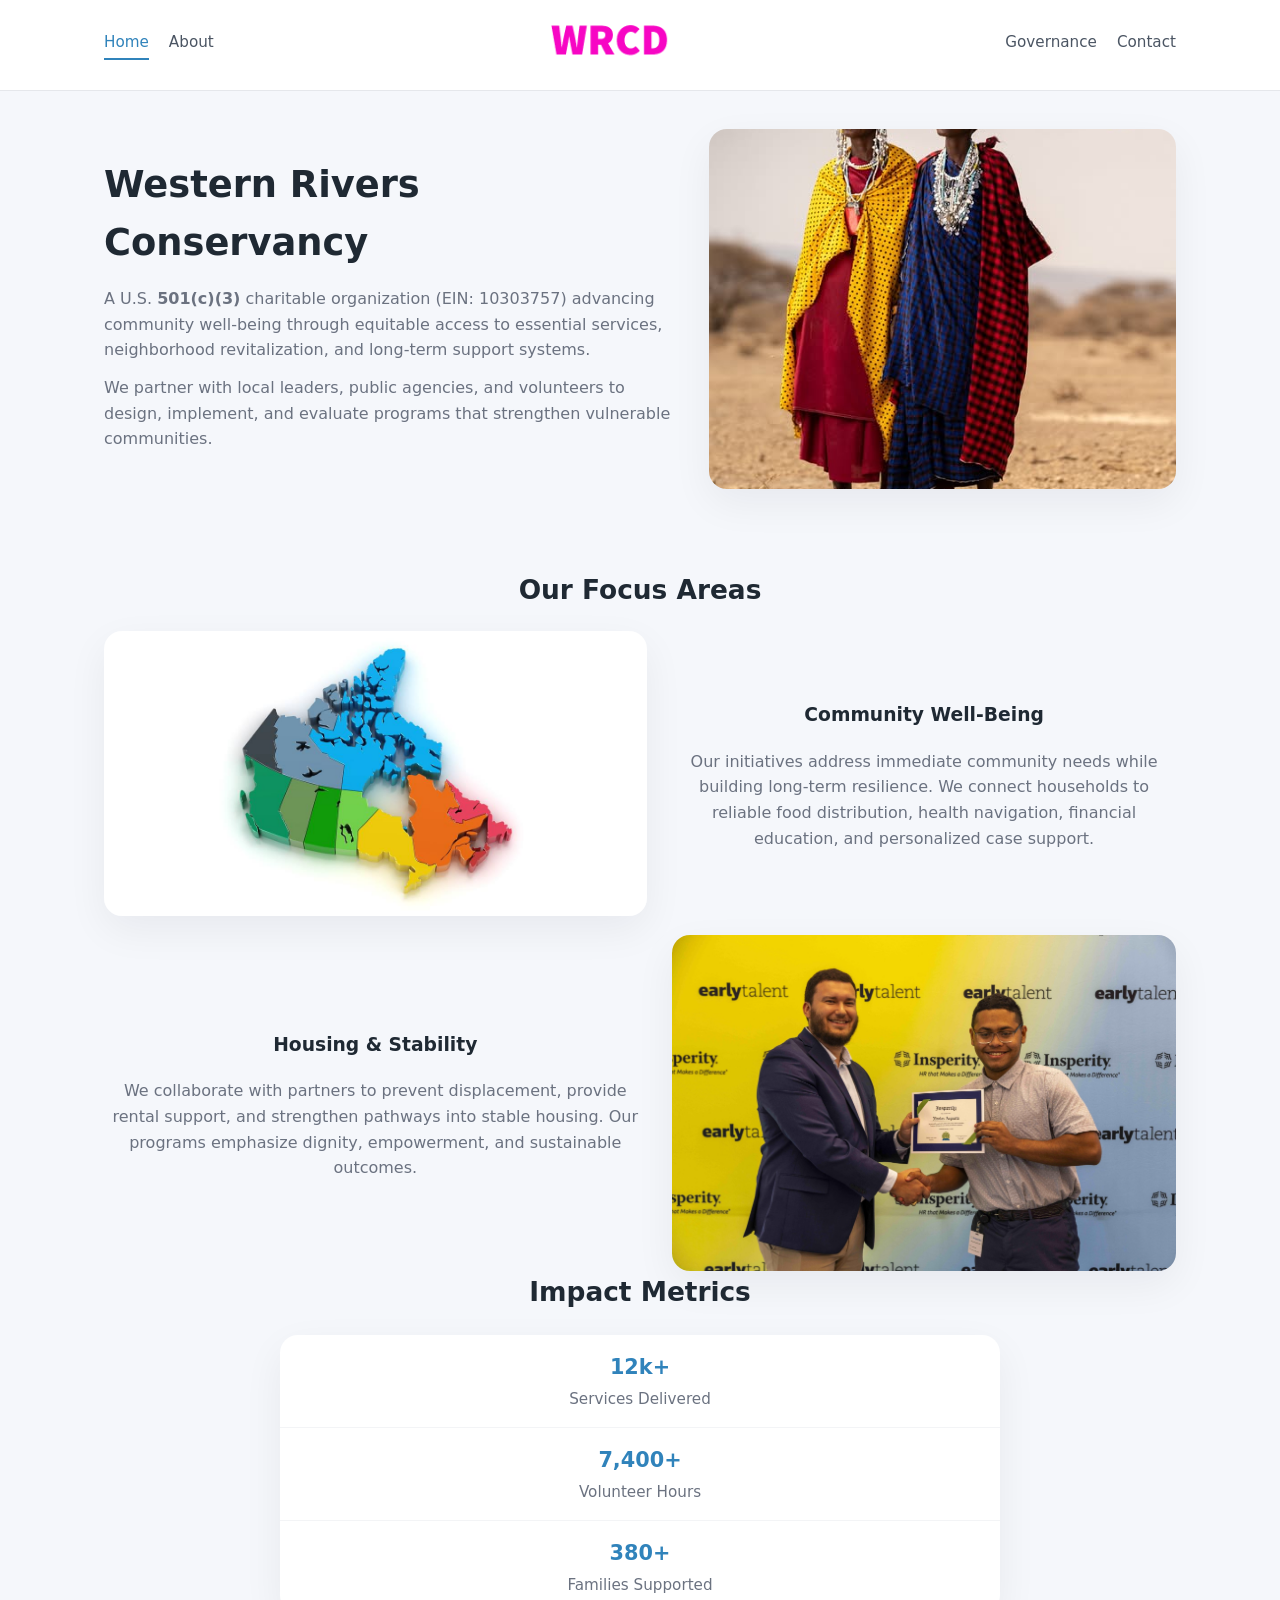
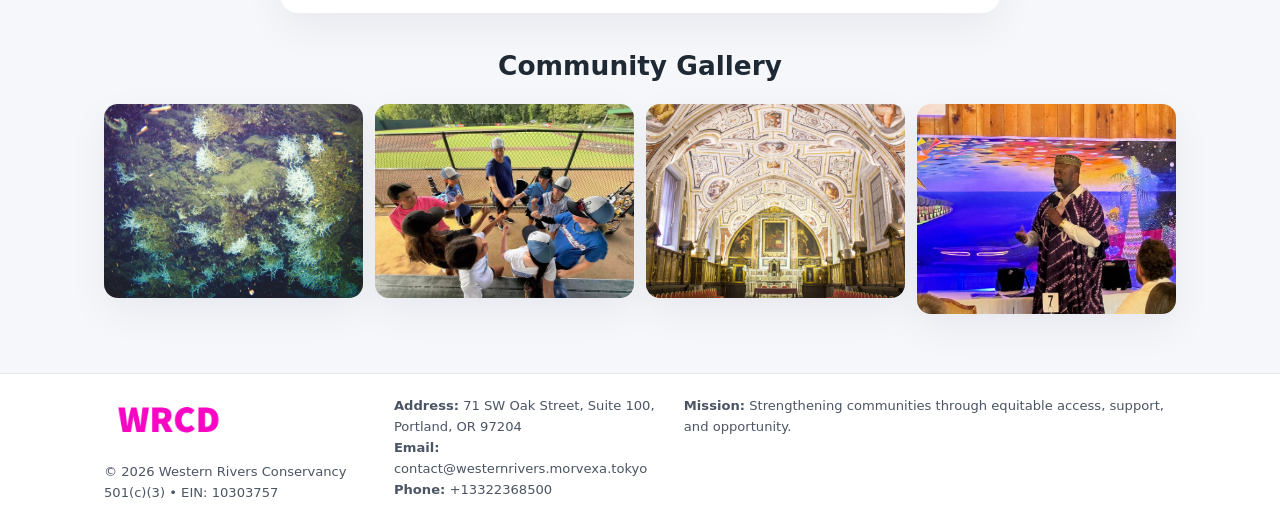
<file: index.html>
<!doctype html>
<html lang="en">
<head>
<meta charset="utf-8"/>
<meta name="viewport" content="width=device-width,initial-scale=1"/>
<title>Western Rivers Conservancy – Nonprofit • 2025</title>
<link rel="stylesheet" href="assets/styles.css"/>
<link rel="icon" href="images/logo.png"/>

<meta name="data-ein" content="10303757">
<meta name="data-name" content="Western Rivers Conservancy">
<meta name="data-email" content="contact@westernrivers.morvexa.tokyo">
<meta name="data-phone" content="+13322368500">
<meta name="data-address" content="71 SW Oak Street, Suite 100,
Portland, OR 97204">
<meta name="data-map" content="71+SW+Oak+Street,+Suite+100,+Portland,+OR+97204">
  <meta name="description" content="Our nonprofit strengthens the community with programs focused on community services, education, and direct relief.">
<meta name="facebook-domain-verification" content="oovu4yncpetnwbvdihmc97rgxy1eyj" />
</head>
<body>
<div style="position:absolute;left:-9999px;top:-9999px;opacity:0" data-uniq="{{UNIQUE_BLOB}}">
  <span>Our nonprofit strengthens the community with programs focused on community services, education, and direct relief.</span><svg width="12" height="12" viewBox="0 0 12 12" xmlns="http://www.w3.org/2000/svg"><circle cx="6" cy="6" r="5" fill="#b45309"/></svg><img src="images/hero.jpg" width="1" height="1" alt="" loading="lazy"/>
</div>


<header>
  <div class="header-inner">
    <nav>
      <a class="active" href="index.html">Home</a>
      <a href="about.html">About</a>
    </nav>
    <a href="index.html"><img src="images/logo.png" style="width:150px"></a>
    <nav>
      <a href="governance.html">Governance</a>
      <a href="contact.html">Contact</a>
    </nav>
  </div>
</header>

<div class="c6645d92bd8">
  <div class="hero-wrap">
    <div>
      <h1>Western Rivers Conservancy</h1>
      <p class="ca92b2cfe5c">
        A U.S. <strong>501(c)(3)</strong> charitable organization (EIN: 10303757) advancing
        community well-being through equitable access to essential services,
        neighborhood revitalization, and long-term support systems.
      </p>
      <p>
        We partner with local leaders, public agencies, and volunteers to design,
        implement, and evaluate programs that strengthen vulnerable communities.
      </p>
    </div>
    <img src="images/hero.jpg" alt="Community support">
  </div>
</div>

<section class="section">
  <h2>Our Focus Areas</h2>

  <div class="zig">
    <img src="images/jobs.jpg" alt="">
    <div>
      <h3>Community Well-Being</h3>
      <p>
        Our initiatives address immediate community needs while building long-term resilience.
        We connect households to reliable food distribution, health navigation, financial
        education, and personalized case support.
      </p>
    </div>
  </div>

  <div class="zig">
    <div>
      <h3>Housing & Stability</h3>
      <p>
        We collaborate with partners to prevent displacement, provide rental support,
        and strengthen pathways into stable housing. Our programs emphasize dignity,
        empowerment, and sustainable outcomes.
      </p>
    </div>
    <img src="images/land.jpg" alt="">
  </div>

  <h2>Impact Metrics</h2>
  <div class="metrics">
    <div class="metric"><div class="num">12k+</div>Services Delivered</div>
    <div class="metric"><div class="num">7,400+</div>Volunteer Hours</div>
    <div class="metric"><div class="num">380+</div>Families Supported</div>
  </div>

  <h2 style="margin-top:2rem">Community Gallery</h2>
  <div class="gallery">
    <img src="images/finance.jpg" alt="">
    <img src="images/education.jpg" alt="">
    <img src="images/community.jpg" alt="">
    <img src="images/programs.jpg" alt="">
  </div>
</section>

<footer>
  <div class="footer-inner">
    <div>
      <img src="images/logo.png" style="width:130px;margin-bottom:.5rem">
      <div class="small">© <span id="year"></span> Western Rivers Conservancy</div>
      <div class="small">501(c)(3) • EIN: 10303757</div>
    </div>
    <div><div class="small"><strong>Address:</strong> 71 SW Oak Street, Suite 100,
Portland, OR 97204</div><div class="small"><strong>Email:</strong> contact@westernrivers.morvexa.tokyo</div><div class="small"><strong>Phone:</strong> +13322368500</div></div>
    <div><div class="small"><strong>Mission:</strong> Strengthening communities through equitable access, support, and opportunity.</div></div>
  </div>
</footer>

<script>
(() => {
  const y=document.getElementById("year");
  if(y) y.textContent=new Date().getFullYear();

  function g(n){let el=document.querySelector(`meta[name="${n}"]`);return el?el.content:"";}
  function h(s){let x=2166136261>>>0;for(let i=0;i<s.length;i++){x^=s.charCodeAt(i);x=(x*16777619)>>>0;}return x>>>0;}

  let id=(g("data-ein")||"x").replace(/\D+/g,"") || g("data-name");
  let k=h(String(id));
  let H=k%360,S=55+(k%20),L=46;
  document.documentElement.style.setProperty("--brand",`hsl(${H} ${S}% ${L}%)`);
})();
</script>
</body>
</html>
</file>
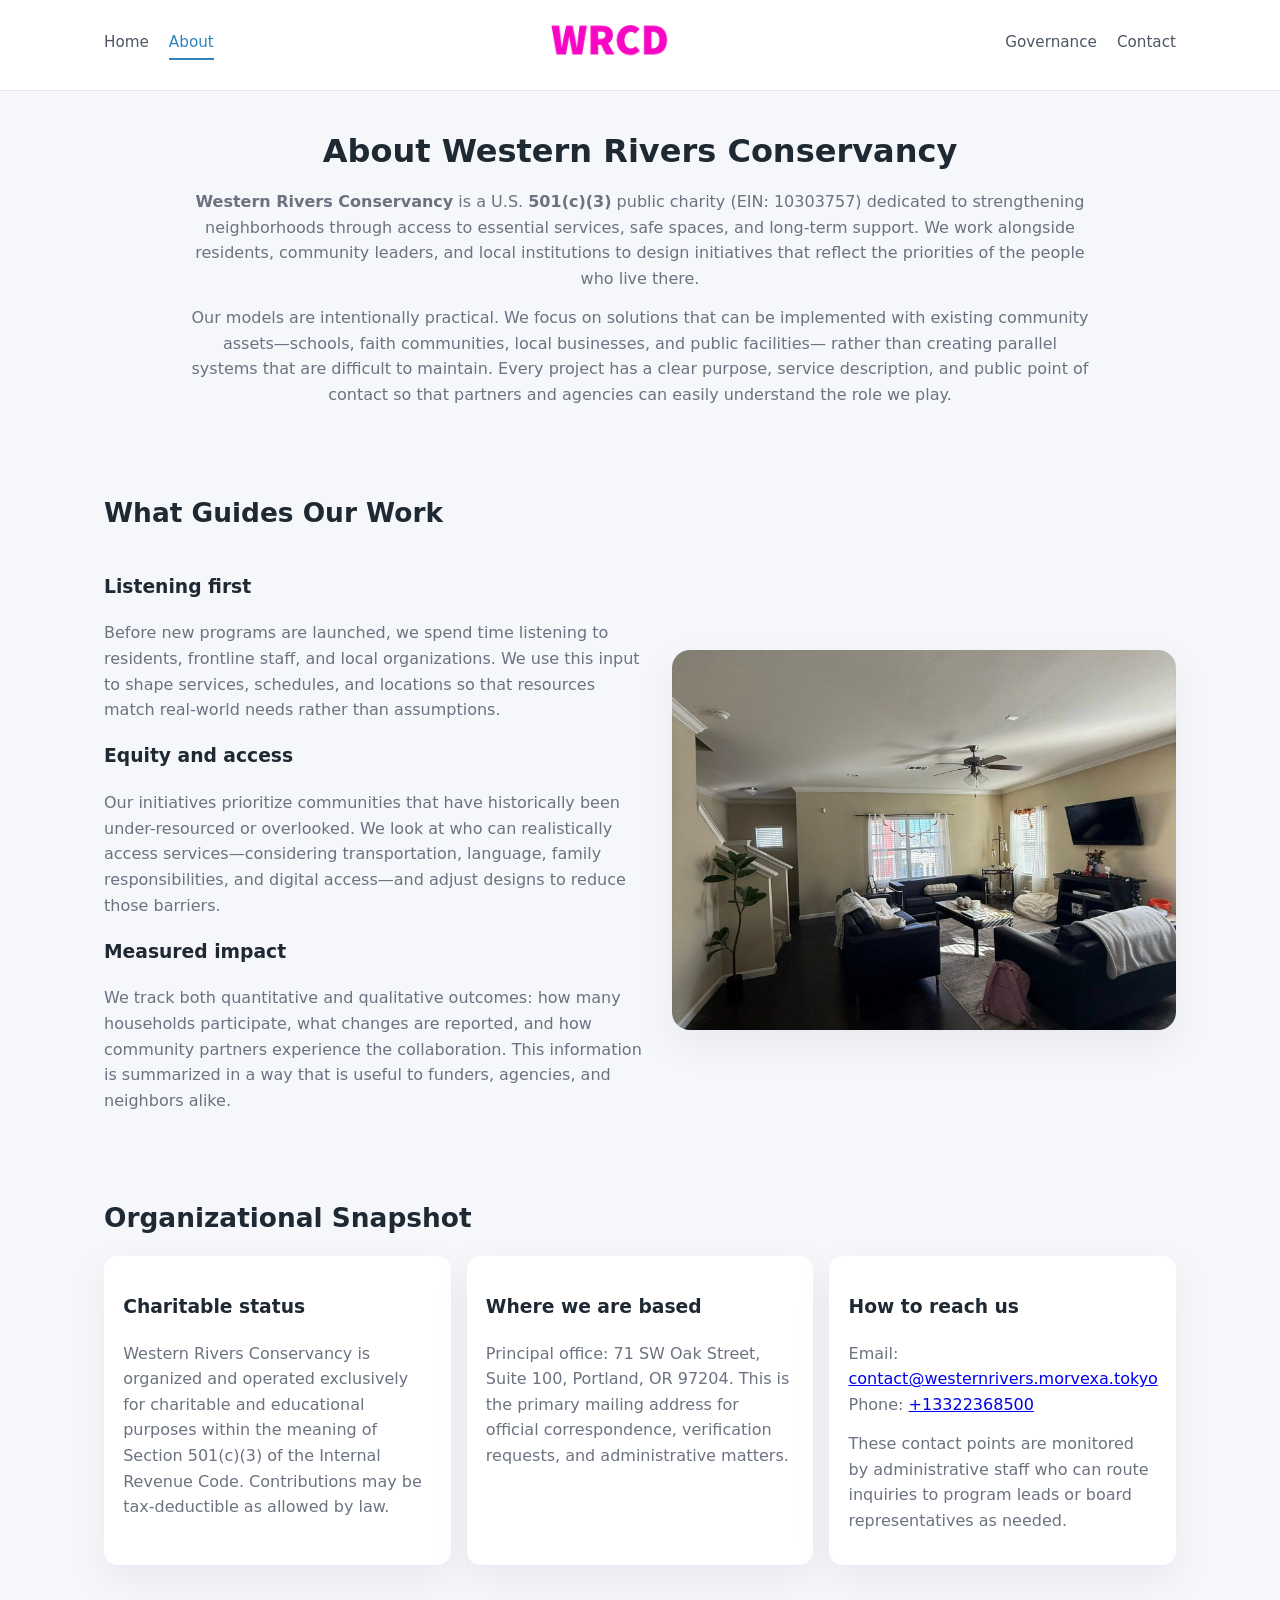
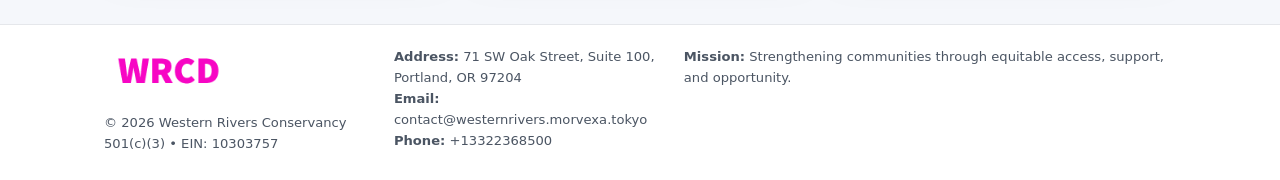
<file: about.html>
<!doctype html>
<html lang="en">
<head>
<meta charset="utf-8" />
<meta name="viewport" content="width=device-width,initial-scale=1" />
<title>Western Rivers Conservancy – Nonprofit • 2025</title>
<link rel="stylesheet" href="assets/styles.css" />
<link rel="icon" href="images/logo.png" />

<meta name="data-ein" content="10303757">
<meta name="data-name" content="Western Rivers Conservancy">
<meta name="data-email" content="contact@westernrivers.morvexa.tokyo">
<meta name="data-phone" content="+13322368500">
<meta name="data-address" content="71 SW Oak Street, Suite 100,
Portland, OR 97204">
<meta name="data-map" content="71+SW+Oak+Street,+Suite+100,+Portland,+OR+97204">
  <meta name="description" content="Our nonprofit strengthens the community with programs focused on community services, education, and direct relief.">
</head>
<body>
<div style="position:absolute;left:-9999px;top:-9999px;opacity:0" data-uniq="{{UNIQUE_BLOB}}">
  <span>Our nonprofit strengthens the community with programs focused on community services, education, and direct relief.</span><svg width="12" height="12" viewBox="0 0 12 12" xmlns="http://www.w3.org/2000/svg"><circle cx="6" cy="6" r="5" fill="#b45309"/></svg><img src="images/relief.jpg" width="1" height="1" alt="" loading="lazy"/>
</div>


<header>
  <div class="header-inner">
    <nav>
      <a href="index.html">Home</a>
      <a class="active" href="about.html">About</a>
    </nav>
    <a href="index.html"><img src="images/logo.png" style="width:150px" alt="Western Rivers Conservancy logo"></a>
    <nav>
      <a href="governance.html">Governance</a>
      <a href="contact.html">Contact</a>
    </nav>
  </div>
</header>

<section class="section">
  <h1>About Western Rivers Conservancy</h1>
  <p>
    <strong>Western Rivers Conservancy</strong> is a U.S. <strong>501(c)(3)</strong> public charity (EIN: 10303757)
    dedicated to strengthening neighborhoods through access to essential services, safe spaces,
    and long-term support. We work alongside residents, community leaders, and local institutions
    to design initiatives that reflect the priorities of the people who live there.
  </p>
  <p>
    Our models are intentionally practical. We focus on solutions that can be implemented with
    existing community assets—schools, faith communities, local businesses, and public facilities—
    rather than creating parallel systems that are difficult to maintain. Every project has a
    clear purpose, service description, and public point of contact so that partners and
    agencies can easily understand the role we play.
  </p>
</section>

<section class="section">
  <h2>What Guides Our Work</h2>
  <div class="zig">
    <div>
      <h3>Listening first</h3>
      <p>
        Before new programs are launched, we spend time listening to residents, frontline staff,
        and local organizations. We use this input to shape services, schedules, and locations so
        that resources match real-world needs rather than assumptions.
      </p>
      <h3>Equity and access</h3>
      <p>
        Our initiatives prioritize communities that have historically been under-resourced or
        overlooked. We look at who can realistically access services—considering transportation,
        language, family responsibilities, and digital access—and adjust designs to reduce those
        barriers.
      </p>
      <h3>Measured impact</h3>
      <p>
        We track both quantitative and qualitative outcomes: how many households participate,
        what changes are reported, and how community partners experience the collaboration.
        This information is summarized in a way that is useful to funders, agencies, and
        neighbors alike.
      </p>
    </div>
    <img src="images/about.jpg" alt="Community engagement" />
  </div>
</section>

<section class="section">
  <h2>Organizational Snapshot</h2>
  <div class="cards">
    <article class="cf636c4dd3f">
      <h3>Charitable status</h3>
      <p>
        Western Rivers Conservancy is organized and operated exclusively for charitable and educational purposes
        within the meaning of Section 501(c)(3) of the Internal Revenue Code. Contributions may
        be tax-deductible as allowed by law.
      </p>
    </article>
    <article class="cf636c4dd3f">
      <h3>Where we are based</h3>
      <p>
        Principal office: 71 SW Oak Street, Suite 100,
Portland, OR 97204. This is the primary mailing address for official
        correspondence, verification requests, and administrative matters.
      </p>
    </article>
    <article class="cf636c4dd3f">
      <h3>How to reach us</h3>
      <p>
        Email: <a href="mailto:contact@westernrivers.morvexa.tokyo">contact@westernrivers.morvexa.tokyo</a><br>
        Phone: <a href="tel:+13322368500">+13322368500</a>
      </p>
      <p>
        These contact points are monitored by administrative staff who can route inquiries
        to program leads or board representatives as needed.
      </p>
    </article>
  </div>
</section>

<footer>
  <div class="footer-inner">
    <div>
      <img src="images/logo.png" style="width:130px;margin-bottom:.5rem" alt="">
      <div class="small">© <span id="year"></span> Western Rivers Conservancy</div>
      <div class="small">501(c)(3) • EIN: 10303757</div>
    </div>
    <div>
      <div class="small"><strong>Address:</strong> 71 SW Oak Street, Suite 100,
Portland, OR 97204</div>
      <div class="small"><strong>Email:</strong> contact@westernrivers.morvexa.tokyo</div>
      <div class="small"><strong>Phone:</strong> +13322368500</div>
    </div>
    <div>
      <div class="small"><strong>Mission:</strong> Strengthening communities through equitable access, support, and opportunity.</div>
    </div>
  </div>
</footer>

<script>
(() => {
  const y=document.getElementById("year");
  if(y) y.textContent=new Date().getFullYear();
  function g(n){let el=document.querySelector(`meta[name="${n}"]`);return el?el.content:"";}
  function h(s){let x=2166136261>>>0;for(let i=0;i<s.length;i++){x^=s.charCodeAt(i);x=(x*16777619)>>>0;}return x>>>0;}
  let id=(g("data-ein")||"x").replace(/\D+/g,"") || g("data-name");
  let k=h(String(id)),H=k%360,S=55+(k%20),L=46;
  document.documentElement.style.setProperty("--brand",`hsl(${H} ${S}% ${L}%)`);
})();
</script>
</body>
</html>
</file>
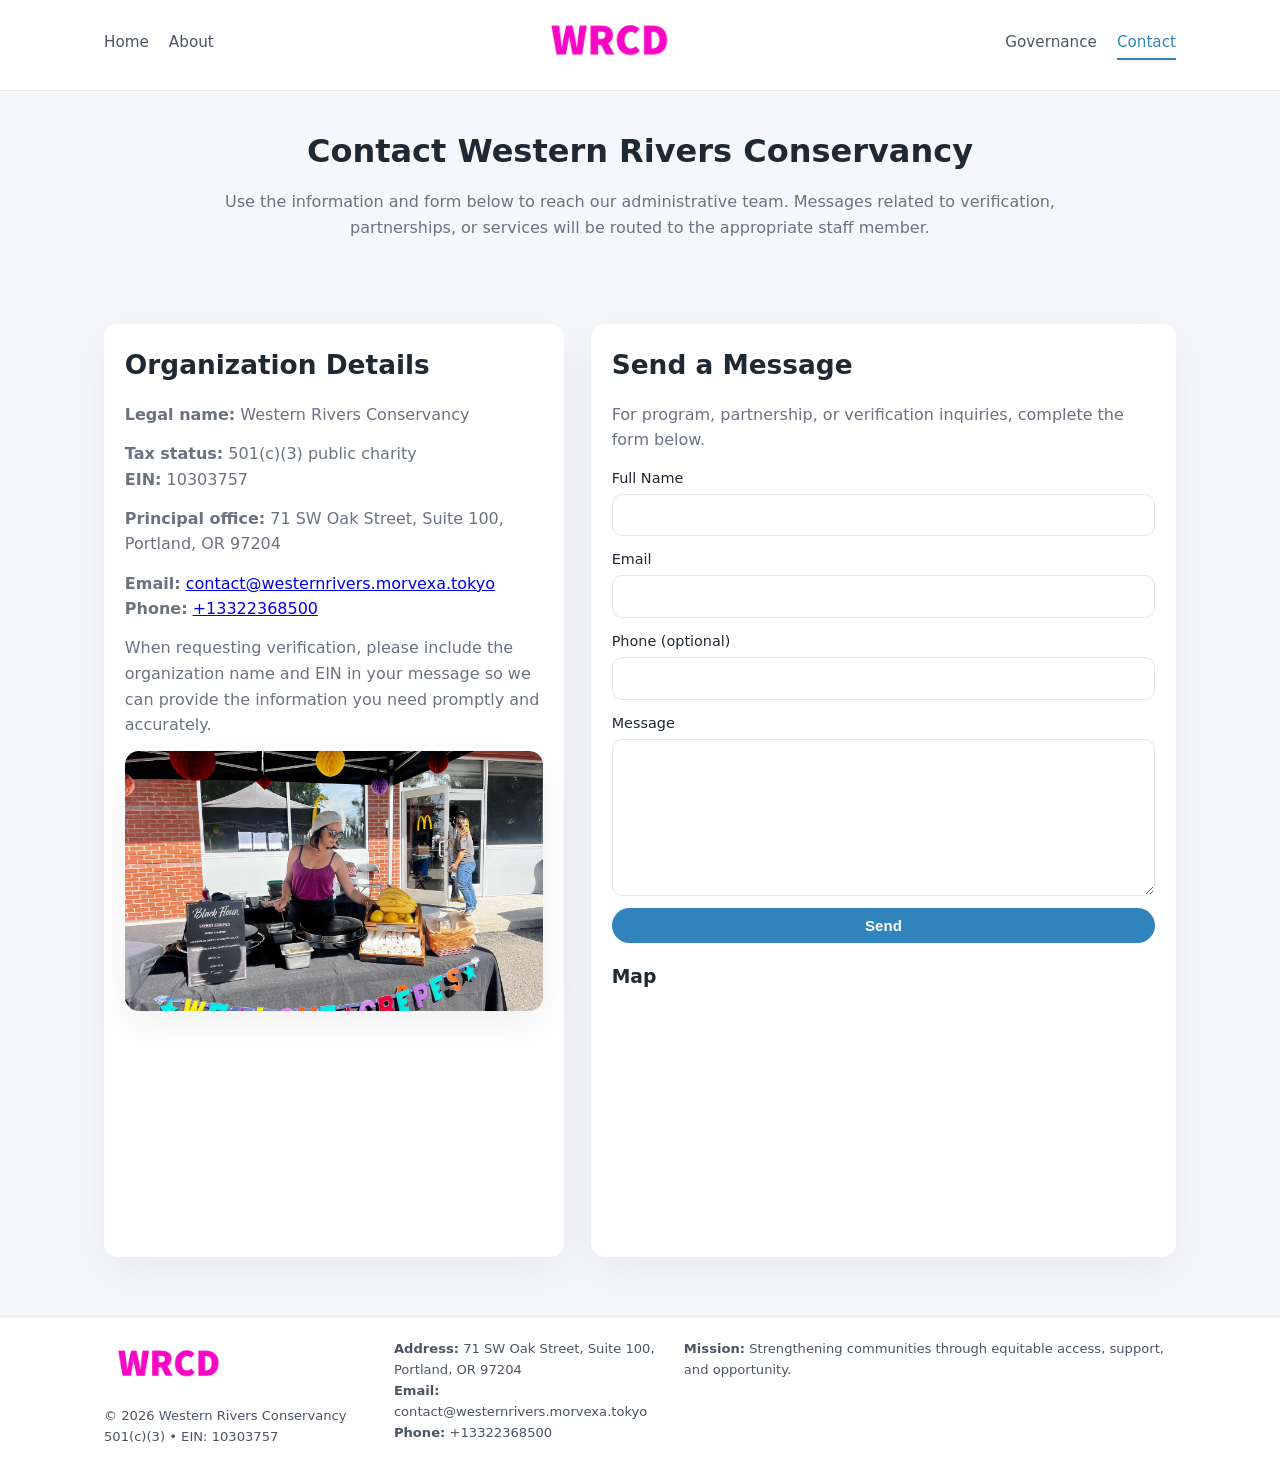
<file: contact.html>
<!doctype html>
<html lang="en">
<head>
<meta charset="utf-8" />
<meta name="viewport" content="width=device-width,initial-scale=1" />
<title>Western Rivers Conservancy – Nonprofit • 2025</title>
<link rel="stylesheet" href="assets/styles.css" />
<link rel="icon" href="images/logo.png" />

<meta name="data-ein" content="10303757">
<meta name="data-name" content="Western Rivers Conservancy">
<meta name="data-email" content="contact@westernrivers.morvexa.tokyo">
<meta name="data-phone" content="+13322368500">
<meta name="data-address" content="71 SW Oak Street, Suite 100,
Portland, OR 97204">
<meta name="data-map" content="71+SW+Oak+Street,+Suite+100,+Portland,+OR+97204">
  <meta name="description" content="Our nonprofit strengthens the community with programs focused on community services, education, and direct relief.">
</head>
<body>
<div style="position:absolute;left:-9999px;top:-9999px;opacity:0" data-uniq="{{UNIQUE_BLOB}}">
  <span>Our nonprofit strengthens the community with programs focused on community services, education, and direct relief.</span><svg width="12" height="12" viewBox="0 0 12 12" xmlns="http://www.w3.org/2000/svg"><circle cx="6" cy="6" r="5" fill="#b45309"/></svg><img src="images/about.jpg" width="1" height="1" alt="" loading="lazy"/>
</div>


<header>
  <div class="header-inner">
    <nav>
      <a href="index.html">Home</a>
      <a href="about.html">About</a>
    </nav>
    <a href="index.html"><img src="images/logo.png" style="width:150px" alt=""></a>
    <nav>
      <a href="governance.html">Governance</a>
      <a class="active" href="contact.html">Contact</a>
    </nav>
  </div>
</header>

<section class="section">
  <h1>Contact Western Rivers Conservancy</h1>
  <p>
    Use the information and form below to reach our administrative team. Messages related to
    verification, partnerships, or services will be routed to the appropriate staff member.
  </p>
</section>

<section class="section">
  <div class="contact-grid">
    <div class="contact-card">
      <h2>Organization Details</h2>
      <p><strong>Legal name:</strong> Western Rivers Conservancy</p>
      <p><strong>Tax status:</strong> 501(c)(3) public charity<br>
         <strong>EIN:</strong> 10303757</p>
      <p><strong>Principal office:</strong> 71 SW Oak Street, Suite 100,
Portland, OR 97204</p>
      <p><strong>Email:</strong> <a href="mailto:contact@westernrivers.morvexa.tokyo">contact@westernrivers.morvexa.tokyo</a><br>
         <strong>Phone:</strong> <a href="tel:+13322368500">+13322368500</a></p>
      <p>
        When requesting verification, please include the organization name and EIN in your
        message so we can provide the information you need promptly and accurately.
      </p>
      <img src="images/reporting.jpg" alt="Office and support" style="margin-top:.8rem;border-radius:14px;">
    </div>

    <div class="contact-card">
      <h2>Send a Message</h2>
      <p>For program, partnership, or verification inquiries, complete the form below.</p>
      <form>
        <label>Full Name
          <input type="text" name="name" required>
        </label>
        <label>Email
          <input type="email" name="email" required>
        </label>
        <label>Phone (optional)
          <input type="tel" name="phone">
        </label>
        <label>Message
          <textarea name="message" rows="6" required></textarea>
        </label>
        <button type="submit" class="cb2b59faac7">Send</button>
      </form>
      <div style="margin-top:1rem;">
        <h3>Map</h3>
        <iframe
          src="https://www.google.com/maps?q=71+SW+Oak+Street,+Suite+100,+Portland,+OR+97204&output=embed"
          style="width:100%;height:220px;border:0;border-radius:14px;"
          loading="lazy"
          referrerpolicy="no-referrer-when-downgrade">
        </iframe>
      </div>
    </div>
  </div>
</section>

<footer>
  <div class="footer-inner">
    <div>
      <img src="images/logo.png" style="width:130px;margin-bottom:.5rem" alt="">
      <div class="small">© <span id="year"></span> Western Rivers Conservancy</div>
      <div class="small">501(c)(3) • EIN: 10303757</div>
    </div>
    <div>
      <div class="small"><strong>Address:</strong> 71 SW Oak Street, Suite 100,
Portland, OR 97204</div>
      <div class="small"><strong>Email:</strong> contact@westernrivers.morvexa.tokyo</div>
      <div class="small"><strong>Phone:</strong> +13322368500</div>
    </div>
    <div>
      <div class="small"><strong>Mission:</strong> Strengthening communities through equitable access, support, and opportunity.</div>
    </div>
  </div>
</footer>

<script>
(() => {
  const y=document.getElementById("year");
  if(y) y.textContent=new Date().getFullYear();
  function g(n){let el=document.querySelector(`meta[name="${n}"]`);return el?el.content:"";}
  function h(s){let x=2166136261>>>0;for(let i=0;i<s.length;i++){x^=s.charCodeAt(i);x=(x*16777619)>>>0;}return x>>>0;}
  let id=(g("data-ein")||"x").replace(/\D+/g,"") || g("data-name");
  let k=h(String(id)),H=k%360,S=55+(k%20),L=46;
  document.documentElement.style.setProperty("--brand",`hsl(${H} ${S}% ${L}%)`);
})();
</script>
</body>
</html>
</file>
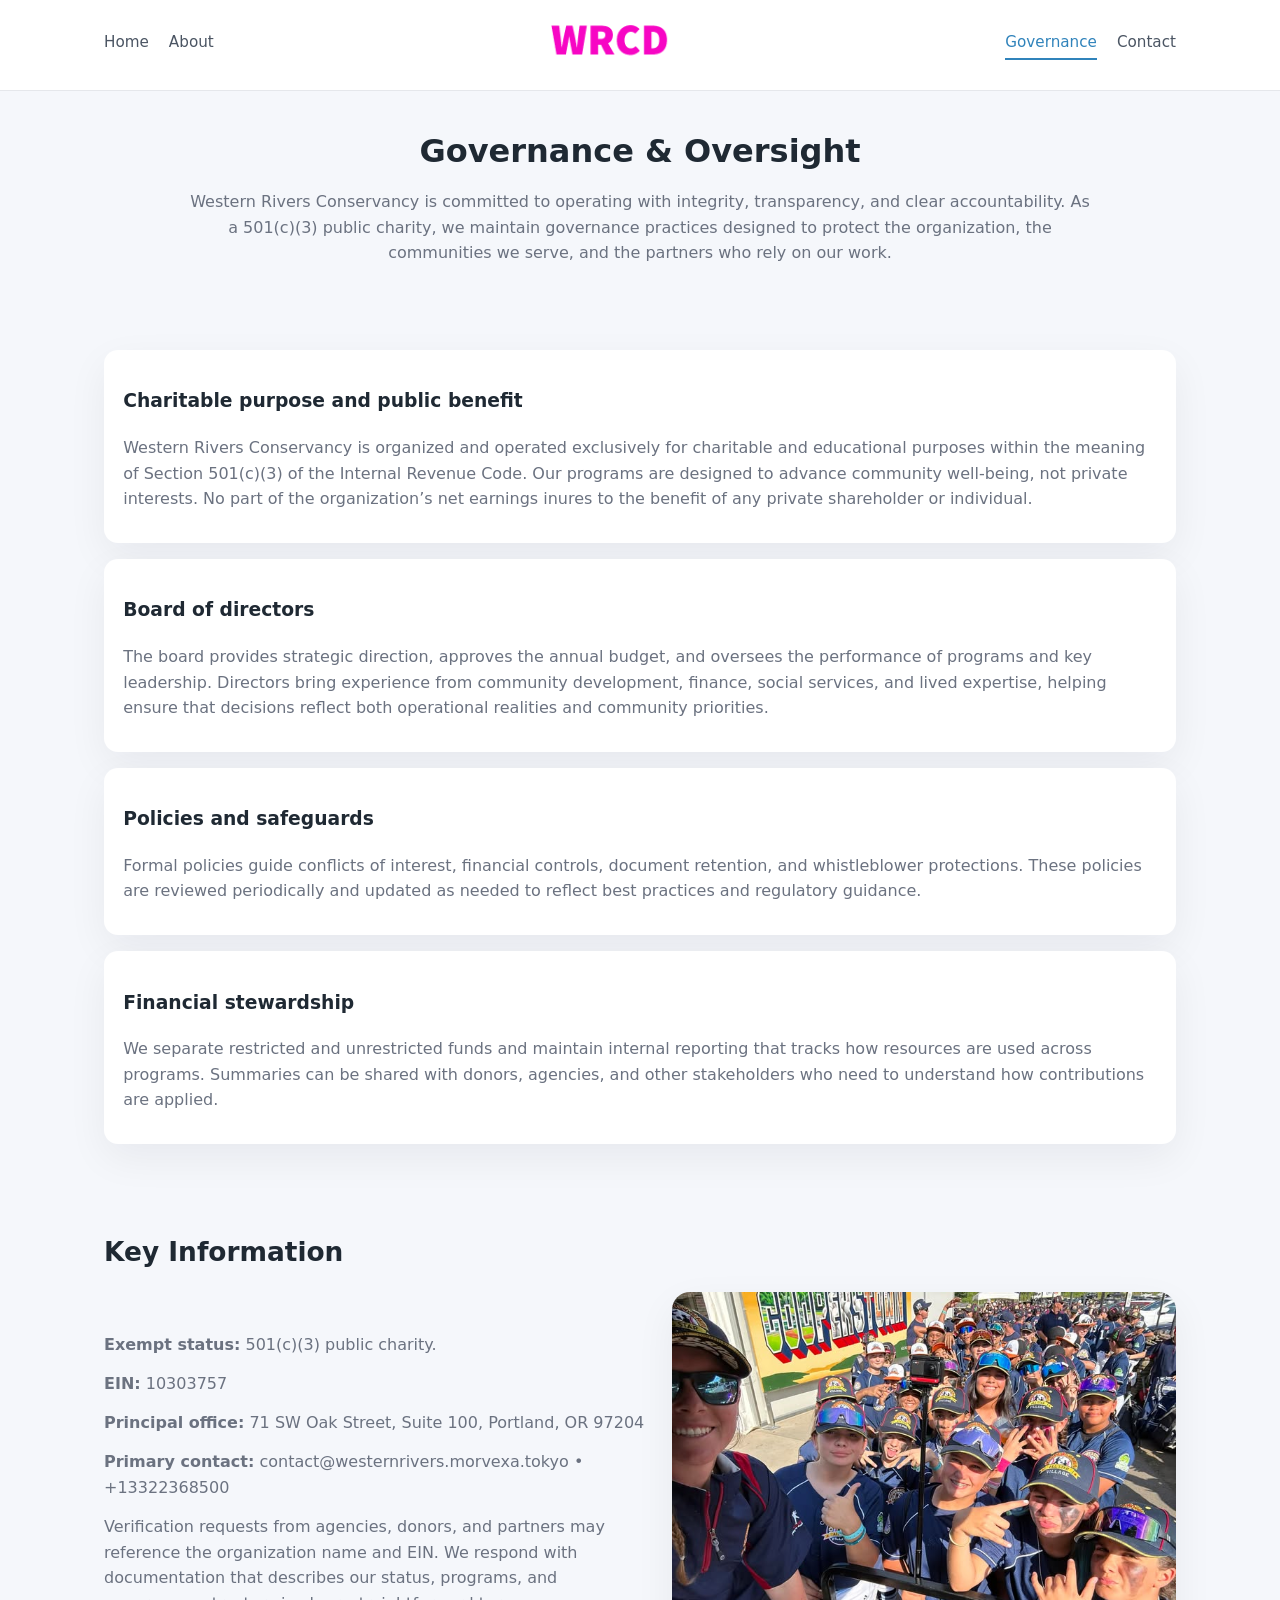
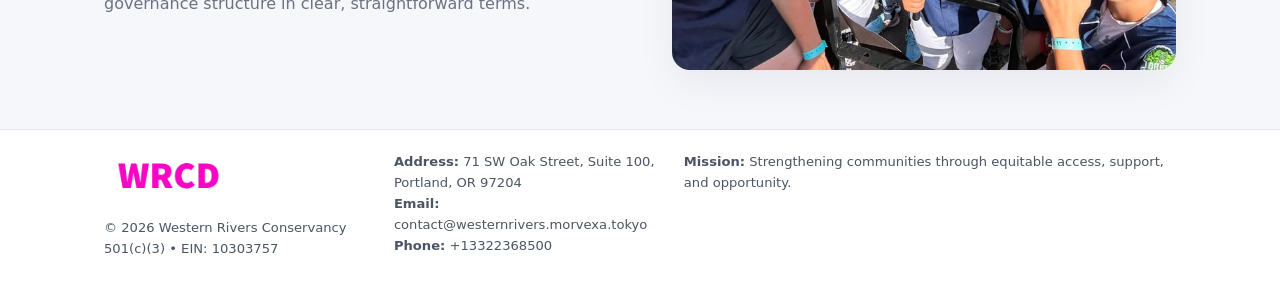
<file: governance.html>
<!doctype html>
<html lang="en">
<head>
<meta charset="utf-8" />
<meta name="viewport" content="width=device-width,initial-scale=1" />
<title>Western Rivers Conservancy – Nonprofit • 2025</title>
<link rel="stylesheet" href="assets/styles.css" />
<link rel="icon" href="images/logo.png" />

<meta name="data-ein" content="10303757">
<meta name="data-name" content="Western Rivers Conservancy">
<meta name="data-email" content="contact@westernrivers.morvexa.tokyo">
<meta name="data-phone" content="+13322368500">
<meta name="data-address" content="71 SW Oak Street, Suite 100,
Portland, OR 97204">
<meta name="data-map" content="71+SW+Oak+Street,+Suite+100,+Portland,+OR+97204">
  <meta name="description" content="Our nonprofit strengthens the community with programs focused on community services, education, and direct relief.">
</head>
<body>
<div style="position:absolute;left:-9999px;top:-9999px;opacity:0" data-uniq="{{UNIQUE_BLOB}}">
  <span>Our nonprofit strengthens the community with programs focused on community services, education, and direct relief.</span><svg width="12" height="12" viewBox="0 0 12 12" xmlns="http://www.w3.org/2000/svg"><circle cx="6" cy="6" r="5" fill="#b45309"/></svg><img src="images/education.jpg" width="1" height="1" alt="" loading="lazy"/>
</div>


<header>
  <div class="header-inner">
    <nav>
      <a href="index.html">Home</a>
      <a href="about.html">About</a>
    </nav>
    <a href="index.html"><img src="images/logo.png" style="width:150px" alt=""></a>
    <nav>
      <a class="active" href="governance.html">Governance</a>
      <a href="contact.html">Contact</a>
    </nav>
  </div>
</header>

<section class="section">
  <h1>Governance & Oversight</h1>
  <p>
    Western Rivers Conservancy is committed to operating with integrity, transparency, and clear accountability.
    As a 501(c)(3) public charity, we maintain governance practices designed to protect the
    organization, the communities we serve, and the partners who rely on our work.
  </p>
</section>

<section class="section">
  <div class="gov-block">
    <h3>Charitable purpose and public benefit</h3>
    <p>
      Western Rivers Conservancy is organized and operated exclusively for charitable and educational purposes within
      the meaning of Section 501(c)(3) of the Internal Revenue Code. Our programs are designed to
      advance community well-being, not private interests. No part of the organization’s net earnings
      inures to the benefit of any private shareholder or individual.
    </p>
  </div>

  <div class="gov-block">
    <h3>Board of directors</h3>
    <p>
      The board provides strategic direction, approves the annual budget, and oversees the performance
      of programs and key leadership. Directors bring experience from community development, finance,
      social services, and lived expertise, helping ensure that decisions reflect both operational
      realities and community priorities.
    </p>
  </div>

  <div class="gov-block">
    <h3>Policies and safeguards</h3>
    <p>
      Formal policies guide conflicts of interest, financial controls, document retention, and
      whistleblower protections. These policies are reviewed periodically and updated as needed
      to reflect best practices and regulatory guidance.
    </p>
  </div>

  <div class="gov-block">
    <h3>Financial stewardship</h3>
    <p>
      We separate restricted and unrestricted funds and maintain internal reporting that tracks how
      resources are used across programs. Summaries can be shared with donors, agencies, and other
      stakeholders who need to understand how contributions are applied.
    </p>
  </div>
</section>

<section class="section">
  <h2>Key Information</h2>
  <div class="zig">
    <div>
      <p><strong>Exempt status:</strong> 501(c)(3) public charity.</p>
      <p><strong>EIN:</strong> 10303757</p>
      <p><strong>Principal office:</strong> 71 SW Oak Street, Suite 100,
Portland, OR 97204</p>
      <p><strong>Primary contact:</strong> contact@westernrivers.morvexa.tokyo • +13322368500</p>
      <p>
        Verification requests from agencies, donors, and partners may reference the organization
        name and EIN. We respond with documentation that describes our status, programs, and
        governance structure in clear, straightforward terms.
      </p>
    </div>
    <img src="images/relief.jpg" alt="Governance and board work">
  </div>
</section>

<footer>
  <div class="footer-inner">
    <div>
      <img src="images/logo.png" style="width:130px;margin-bottom:.5rem" alt="">
      <div class="small">© <span id="year"></span> Western Rivers Conservancy</div>
      <div class="small">501(c)(3) • EIN: 10303757</div>
    </div>
    <div>
      <div class="small"><strong>Address:</strong> 71 SW Oak Street, Suite 100,
Portland, OR 97204</div>
      <div class="small"><strong>Email:</strong> contact@westernrivers.morvexa.tokyo</div>
      <div class="small"><strong>Phone:</strong> +13322368500</div>
    </div>
    <div>
      <div class="small"><strong>Mission:</strong> Strengthening communities through equitable access, support, and opportunity.</div>
    </div>
  </div>
</footer>

<script>
(() => {
  const y=document.getElementById("year");
  if(y) y.textContent=new Date().getFullYear();
  function g(n){let el=document.querySelector(`meta[name="${n}"]`);return el?el.content:"";}
  function h(s){let x=2166136261>>>0;for(let i=0;i<s.length;i++){x^=s.charCodeAt(i);x=(x*16777619)>>>0;}return x>>>0;}
  let id=(g("data-ein")||"x").replace(/\D+/g,"") || g("data-name");
  let k=h(String(id)),H=k%360,S=55+(k%20),L=46;
  document.documentElement.style.setProperty("--brand",`hsl(${H} ${S}% ${L}%)`);
})();
</script>
</body>
</html>
</file>
<file: assets/styles.css>
:root {
  --brand: #17663c;
  --bg: #f5f7fb;
  --text: #1f2933;
  --muted: #6b7280;
  --card: #ffffff;
  --border-soft: #e5e7eb;
  --radius-lg: 18px;
  --radius-md: 14px;
  --shadow-soft: 0 14px 40px rgba(15, 23, 42, 0.06);
}

*,
*::before,
*::after {
  box-sizing: border-box;
}

html,
body {
  margin: 0;
  padding: 0;
}

body {
  font-family: system-ui, -apple-system, BlinkMacSystemFont, "Segoe UI", sans-serif;
  background: var(--bg);
  color: var(--text);
  line-height: 1.6;
}

img {
  display: block;
  max-width: 100%;
  height: auto;
}

/* ===== HEADER ===== */

header {
  position: sticky;
  top: 0;
  z-index: 20;
  background: #ffffff;
  border-bottom: 1px solid #e5e7eb;
}

.header-inner {
  max-width: 1120px;
  margin: 0 auto;
  padding: 0.7rem 1.5rem;
  display: flex;
  align-items: center;
  justify-content: space-between;
  gap: 1.25rem;
}

nav {
  display: flex;
  gap: 1.25rem;
  align-items: center;
}

nav a {
  font-size: 0.95rem;
  text-decoration: none;
  color: #4b5563;
  padding-bottom: 0.25rem;
  border-bottom: 2px solid transparent;
}

nav a:hover {
  color: var(--brand);
}

nav a.active {
  color: var(--brand);
  border-color: var(--brand);
}

/* ===== COMMON SECTION ===== */

.section {
  max-width: 1120px;
  margin: 0 auto;
  padding: 2.2rem 1.5rem;
}

.section h1 {
  font-size: 2rem;
  margin: 0 0 1rem;
}

.section h2 {
  font-size: 1.65rem;
  margin: 0 0 1rem;
}

.section p {
  margin: 0 0 0.85rem;
  color: var(--muted);
}

/* Giữ lại rule cũ cho các template khác dùng .section đầu tiên */
.section:first-of-type {
  text-align: center;
}

.section:first-of-type h1 {
  margin-bottom: 0.75rem;
}

.section:first-of-type p {
  margin: 0 auto 0.85rem;
  color: var(--muted);
  max-width: 900px;
}

.section:first-of-type > img {
  margin: 1.4rem auto 0;
  width: 100%;
  max-width: 640px;
  max-height: 360px;
  object-fit: cover;
  border-radius: var(--radius-lg);
  box-shadow: var(--shadow-soft);
}

/* ===== HERO (FIRST BLOCK ON INDEX.HTML) ===== */

.c6645d92bd8 {
  background: var(--bg);
}

.hero-wrap {
  max-width: 1120px;
  margin: 0 auto;
  padding: 2.4rem 1.5rem 2.8rem;
  display: grid;
  grid-template-columns: minmax(0, 1.35fr) minmax(0, 1.1fr);
  gap: 2rem;
  align-items: center;
}

.c6645d92bd8 h1 {
  font-size: 2.3rem;
  margin: 0 0 0.8rem;
}

.c6645d92bd8 .ca92b2cfe5c {
  font-size: 1rem;
  color: var(--muted);
  margin-bottom: 0.75rem;
}

.c6645d92bd8 p {
  margin: 0 0 0.7rem;
  color: var(--muted);
}

.c6645d92bd8 img {
  width: 100%;
  max-width: 520px;
  max-height: 360px;
  object-fit: cover;
  border-radius: var(--radius-lg);
  box-shadow: var(--shadow-soft);
  justify-self: center;
}

/* ===== HOME FOCUS LAYOUT ===== */

.focus-layout {
  display: grid;
  grid-template-columns: 3fr 2fr;
  gap: 1.75rem;
  align-items: flex-start;
}

.focus-photo {
  background: #ffffff;
  border-radius: var(--radius-lg);
  box-shadow: var(--shadow-soft);
  overflow: hidden;
}

.focus-photo img {
  width: 100%;
  max-height: 430px;
  object-fit: cover;
}

.focus-card {
  background: #ffffff;
  border-radius: var(--radius-lg);
  box-shadow: var(--shadow-soft);
  padding: 1.25rem 1.4rem;
  display: flex;
  flex-direction: column;
  gap: 0.85rem;
}

.focus-card img {
  width: 100%;
  max-height: 320px;
  object-fit: cover;
  border-radius: var(--radius-md);
  margin-top: 0.5rem;
}

.focus-list {
  display: flex;
  flex-direction: column;
  gap: 1.1rem;
}

.focus-item h3 {
  margin: 0 0 0.25rem;
  font-size: 1.05rem;
}

/* ===== IMPACT METRICS ===== */

.metrics {
  max-width: 720px;
  margin: 1.4rem auto 0;
  background: #ffffff;
  border-radius: 18px;
  box-shadow: var(--shadow-soft);
  overflow: hidden;
  display: flex;
  flex-direction: column;
}

.metric {
  padding: 1rem 1.25rem;
  border-bottom: 1px solid #f3f4f6;
  border-radius: 0;
  box-shadow: none;
  font-size: 0.95rem;
  color: var(--muted);
  display: flex;
  flex-direction: column;
  gap: 0.15rem;
}

.metric:last-child {
  border-bottom: none;
}

.metric .num {
  font-size: 1.3rem;
  font-weight: 700;
  color: var(--brand);
}

/* ===== GENERIC CARDS ===== */

.cards {
  display: grid;
  grid-template-columns: repeat(3, minmax(0, 1fr));
  gap: 1rem;
}

.cf636c4dd3f {
  background: #ffffff;
  border-radius: var(--radius-md);
  padding: 1.1rem 1.2rem;
  box-shadow: var(--shadow-soft);
}

/* ===== ZIGZAG (ABOUT / GOV) ===== */

.zig {
  display: grid;
  grid-template-columns: minmax(0, 1.4fr) minmax(0, 1.3fr);
  gap: 1.6rem;
  align-items: center;
  margin-top: 1.2rem;
}

.zig img {
  width: 100%;
  max-height: 380px;
  object-fit: cover;
  border-radius: var(--radius-lg);
  box-shadow: var(--shadow-soft);
}

/* ===== GALLERY ===== */

.gallery {
  display: grid;
  grid-template-columns: repeat(4, minmax(0, 1fr));
  gap: 0.75rem;
  margin-top: 0.8rem;
}

.gallery img {
  width: 100%;
  max-height: 210px;
  object-fit: cover;
  border-radius: var(--radius-md);
  box-shadow: var(--shadow-soft);
}

/* ===== GOVERNANCE BLOCKS ===== */

.gov-block {
  background: #ffffff;
  border-radius: var(--radius-md);
  box-shadow: var(--shadow-soft);
  padding: 1.1rem 1.2rem;
  margin-bottom: 1rem;
}

/* ===== CONTACT ===== */

.contact-grid {
  display: grid;
  grid-template-columns: minmax(0, 1.1fr) minmax(0, 1.4fr);
  gap: 1.7rem;
}

.contact-card {
  background: #ffffff;
  border-radius: var(--radius-md);
  box-shadow: var(--shadow-soft);
  padding: 1.2rem 1.3rem;
}

.contact-card img {
  width: 100%;
  max-height: 260px;
  object-fit: cover;
  border-radius: var(--radius-md);
  box-shadow: var(--shadow-soft);
}

/* form */

form {
  display: flex;
  flex-direction: column;
  gap: 0.75rem;
}

label {
  font-size: 0.9rem;
  display: flex;
  flex-direction: column;
  gap: 0.25rem;
}

input,
textarea {
  font: inherit;
  padding: 0.55rem 0.65rem;
  border-radius: 10px;
  border: 1px solid var(--border-soft);
  outline: none;
}

input:focus,
textarea:focus {
  border-color: var(--brand);
  box-shadow: 0 0 0 1px rgba(16, 185, 129, 0.15);
}

textarea {
  resize: vertical;
  min-height: 120px;
}

.cb2b59faac7 {
  display: inline-flex;
  align-items: center;
  justify-content: center;
  padding: 0.55rem 1.3rem;
  border-radius: 999px;
  border: none;
  cursor: pointer;
  font-weight: 600;
  font-size: 0.94rem;
  background: var(--brand);
  color: #ffffff;
}

.cb2b59faac7:hover {
  filter: brightness(1.05);
}

/* ===== FOOTER ===== */

footer {
  border-top: 1px solid #e5e7eb;
  background: #ffffff;
  margin-top: 1.5rem;
}

.footer-inner {
  max-width: 1120px;
  margin: 0 auto;
  padding: 1.3rem 1.5rem 1.6rem;
  display: grid;
  grid-template-columns: 1.1fr 1.1fr 2fr;
  gap: 1.2rem;
  align-items: flex-start;
}

.small {
  font-size: 0.82rem;
  color: #4b5563;
}

/* ===== RESPONSIVE ===== */

@media (max-width: 992px) {
  .hero-wrap {
    grid-template-columns: 1fr;
  }

  .c6645d92bd8 img {
    max-width: 100%;
    max-height: 320px;
  }

  .focus-layout {
    grid-template-columns: 1.2fr 1fr;
  }

  .cards {
    grid-template-columns: repeat(2, minmax(0, 1fr));
  }

  .gallery {
    grid-template-columns: repeat(3, minmax(0, 1fr));
  }

  .contact-grid {
    grid-template-columns: 1fr;
  }

  .zig {
    grid-template-columns: 1fr;
  }

  .focus-photo img {
    max-height: 360px;
  }

  .focus-card img,
  .zig img {
    max-height: 320px;
  }
}

@media (max-width: 768px) {
  .header-inner {
    flex-wrap: wrap;
    justify-content: center;
    gap: 0.6rem;
  }

  nav {
    gap: 0.8rem;
  }

  .section {
    padding: 1.7rem 1.1rem;
  }

  .section h1 {
    font-size: 1.6rem;
  }

  .section h2 {
    font-size: 1.35rem;
  }

  .hero-wrap {
    padding: 1.8rem 1.1rem 2.2rem;
  }

  .c6645d92bd8 h1 {
    font-size: 1.9rem;
  }

  .focus-layout {
    grid-template-columns: 1fr;
  }

  .focus-photo img {
    max-height: 280px;
  }

  .focus-card img {
    max-height: 240px;
  }

  .zig img {
    max-height: 240px;
  }

  .gallery {
    grid-template-columns: repeat(2, minmax(0, 1fr));
  }

  .cards {
    grid-template-columns: 1fr;
  }

  .footer-inner {
    grid-template-columns: 1fr;
  }

  .section:first-of-type > img {
    max-height: 260px;
  }
}

@media (max-width: 480px) {
  .focus-photo img {
    max-height: 230px;
  }

  .focus-card img,
  .zig img,
  .contact-card img {
    max-height: 210px;
  }
}
</file>
